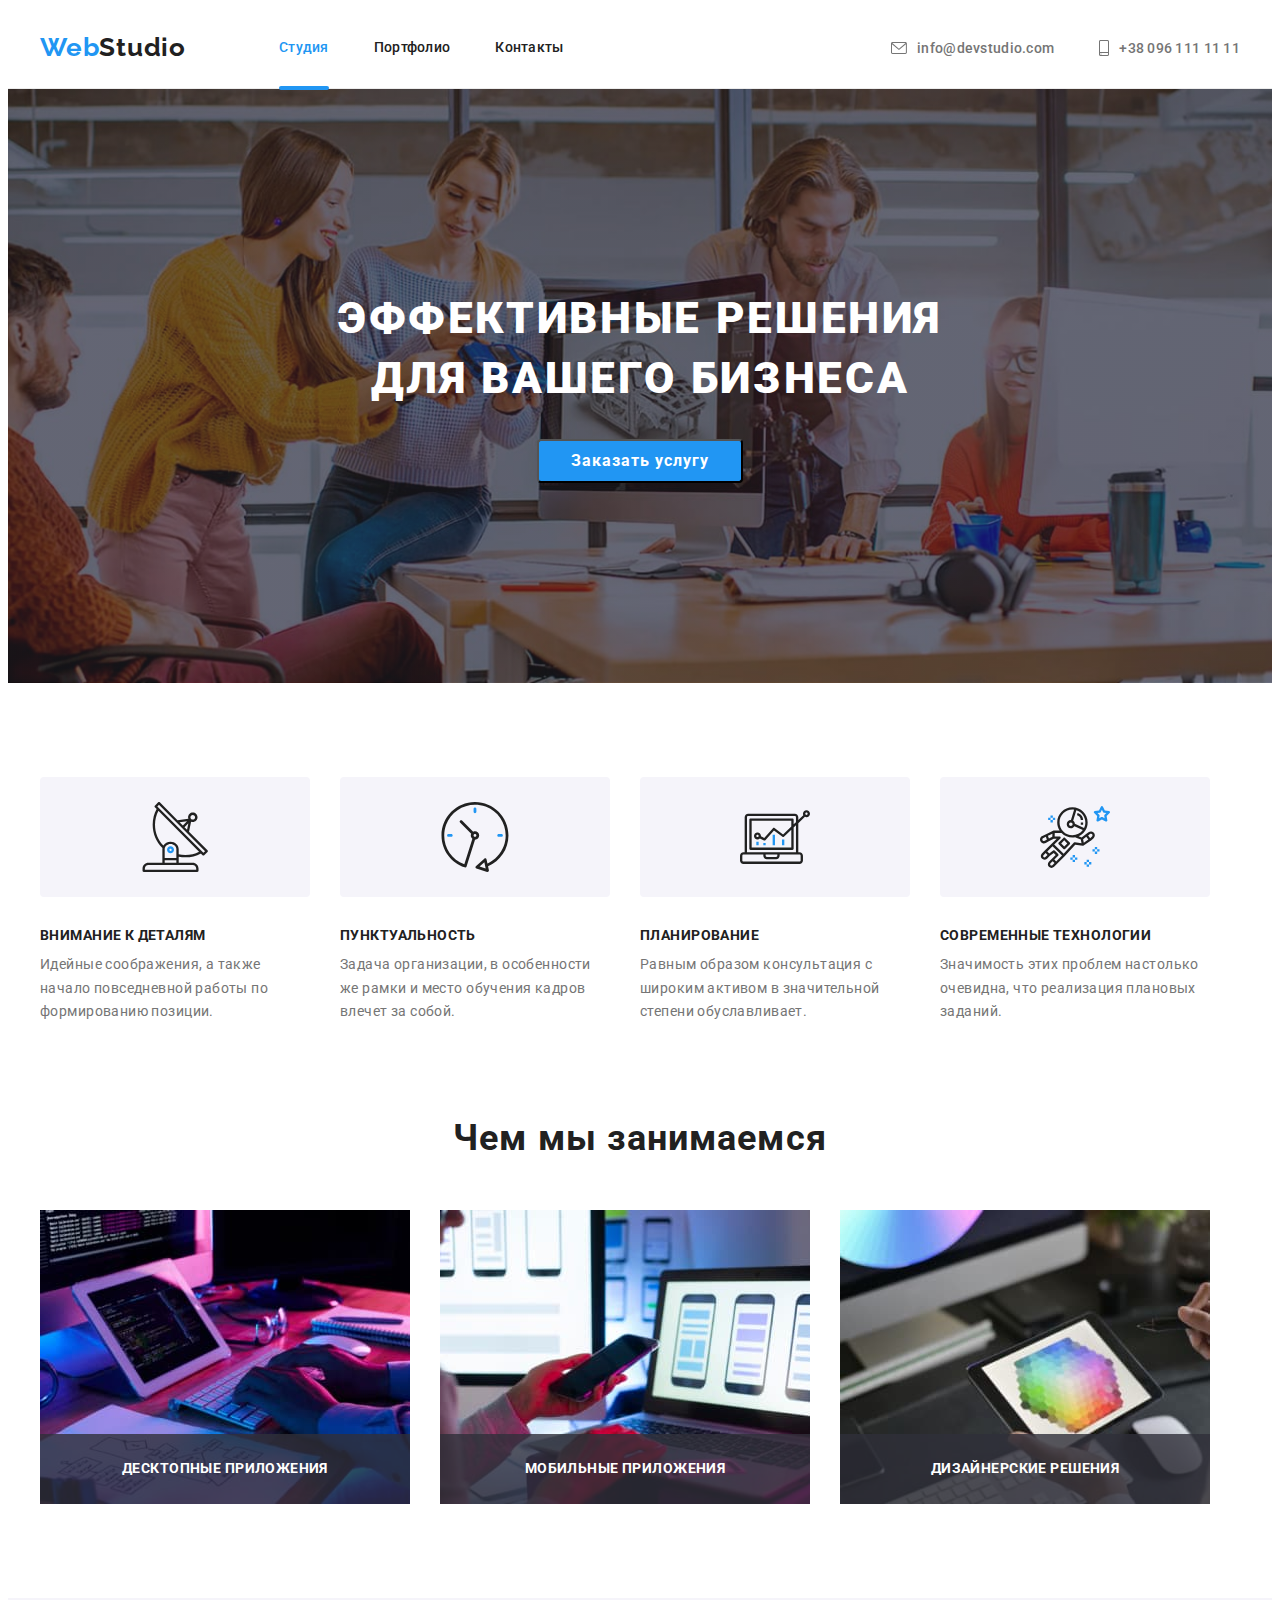
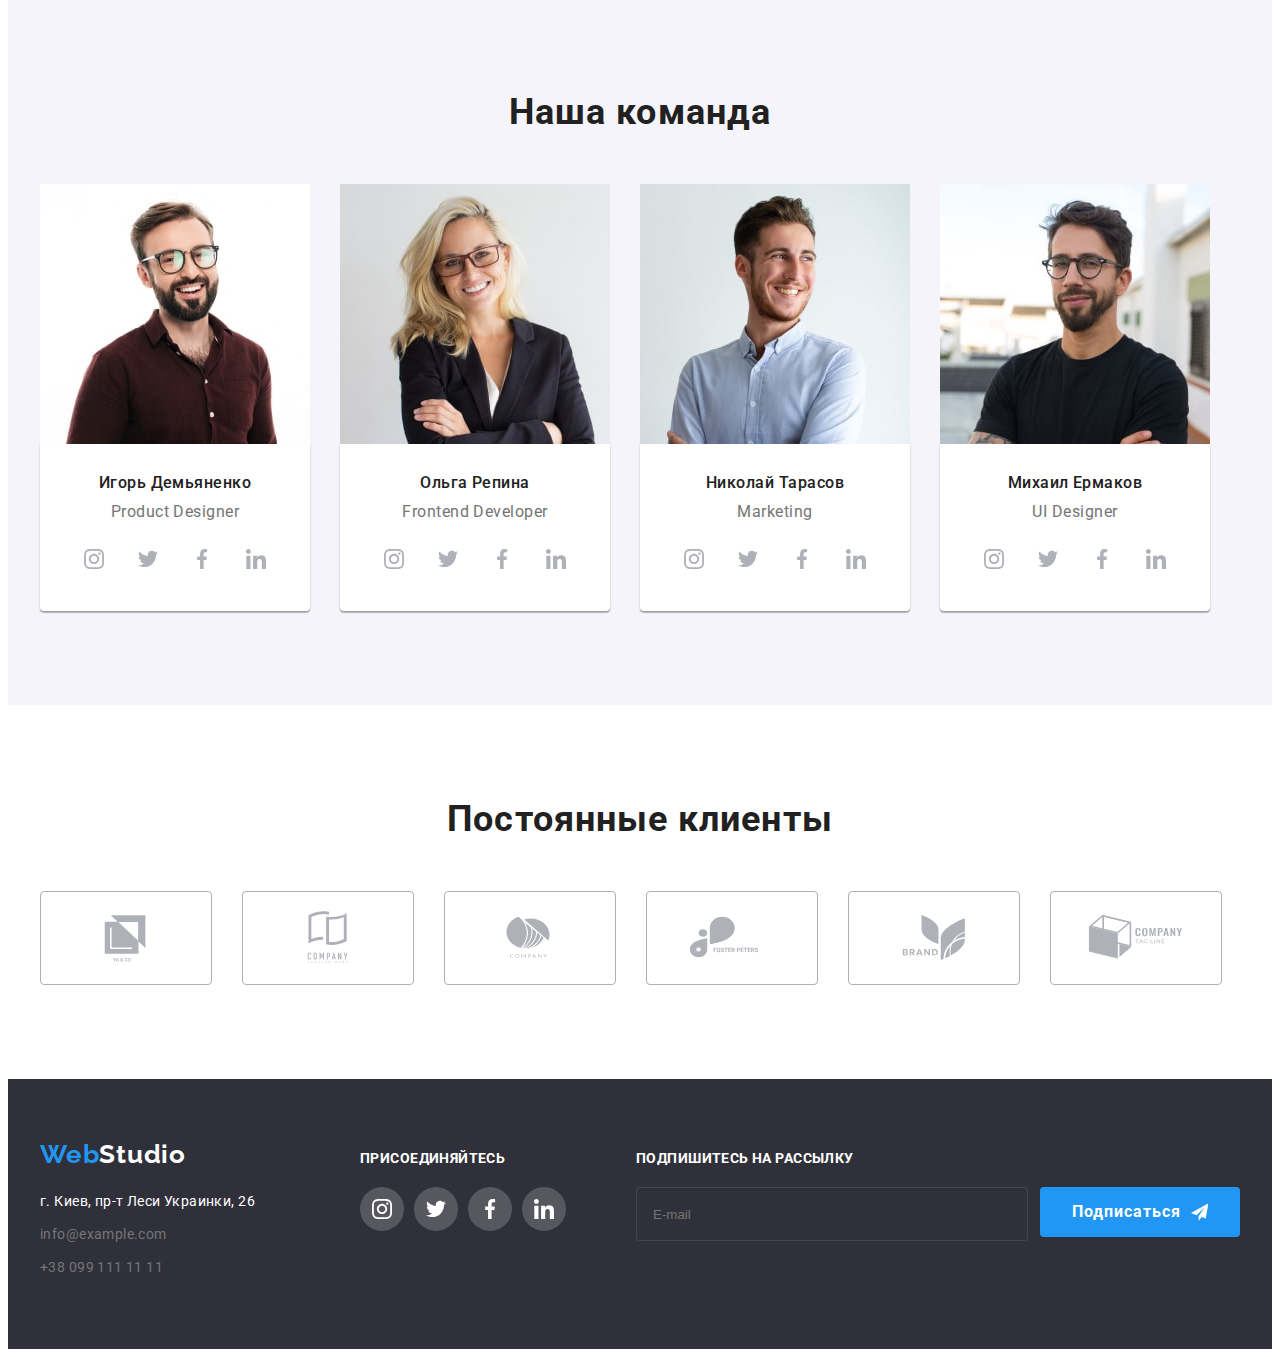
<file: index.html>
<!DOCTYPE html>
<html lang="ru">
  <head>
    <meta charset="UTF-8" />
    <meta http-equiv="X-UA-Compatible" content="IE=edge" />
    <meta name="viewport" content="width=device-width, initial-scale=1.0" />
    <title>WebStudio</title>
    <link rel="preconnect" href="https://fonts.googleapis.com" />
    <link rel="preconnect" href="https://fonts.gstatic.com" crossorigin />
    <link
      href="https://fonts.googleapis.com/css2?family=Raleway:wght@700&family=Roboto:wght@400;500;700;900&display=swap"
      rel="stylesheet"
    />
    <link
      rel="stylesheet"
      href="https://cdnjs.cloudflare.com/ajax/libs/modern-normalize/1.1.0/modern-normalize.min.css"
      integrity="sha512-wpPYUAdjBVSE4KJnH1VR1HeZfpl1ub8YT/NKx4PuQ5NmX2tKuGu6U/JRp5y+Y8XG2tV+wKQpNHVUX03MfMFn9Q=="
      crossorigin="anonymous"
      referrerpolicy="no-referrer"
    />
    <link rel="stylesheet" href="./css/styles.css" />
  </head>
  <body>
    <header class="header">
      <div class="container header-container">
        <nav class="header-navigation">
          <a href="" class="heder-logo link"
            >Web<span class="studio-nav">Studio</span></a
          >
          <ul class="heder-list">
            <li class="header-item">
              <a class="header-link-caren link" href="">Студия</a>
            </li>
            <li class="header-item">
              <a class="header-link link" href="./portfolio.html">Портфолио</a>
            </li>
            <li class="header-item">
              <a class="header-link link" href="">Контакты</a>
            </li>
          </ul>
        </nav>
        <ul class="heder-list header-connect">
          <li class="header-item">
            <a class="link header-tel" href="mailto:info@devstudio.com">
              <svg class="header-item-mail" width="16" height="12">
                <use href="./images/icons.svg#icon-envelope"></use>
              </svg>
              info@devstudio.com</a
            >
          </li>
          <li class="header-item">
            <a class="link header-tel" href="tel:+380961111111">
              <svg class="header-item-mail" width="10" height="16">
                <use href="./images/icons.svg#icon-smartphone"></use></svg>+38 096 111 11 11</a>
          </li>
        </ul>
      </div>
    </header>
    <main>
      <section class="section-services">
        <div class="container">
          <h1 class="section-title">Эффективные решения для вашего бизнеса</h1>
          <button data-modal-open class="section-btn" type="button">
            Заказать услугу
          </button>
        </div>
      </section>
      <section class="section">
        <div class="container">
          <h2 class="visually-hidden">заголовок</h2>
          <ul class="work-list">
            <li class="work-li">
              <div class="icon-box">
                <svg class="work-icon" width="70" height="70">
                  <use href="./images/icons.svg#icon-group"></use>
                </svg>
              </div>
              <h3 class="section-work-title">Внимание к деталям</h3>
              <p class="section-work-text">
                Идейные соображения, а также начало повседневной работы по
                формированию позиции.
              </p>
            </li>
            <li class="work-li">
              <div class="icon-box">
                <svg class="work-icon" width="70" height="70">
                  <use href="./images/icons.svg#icon-clock"></use>
                </svg>
              </div>
              <h3 class="section-work-title">Пунктуальность</h3>
              <p class="section-work-text">
                Задача организации, в особенности же рамки и место обучения
                кадров влечет за собой.
              </p>
            </li>
            <li class="work-li">
              <div class="icon-box">
                <svg class="work-icon" width="70" height="70">
                  <use href="./images/icons.svg#icon-diagram"></use>
                </svg>
              </div>
              <h3 class="section-work-title">Планирование</h3>
              <p class="section-work-text">
                Равным образом консультация с широким активом в значительной
                степени обуславливает.
              </p>
            </li>
            <li class="work-li">
              <div class="icon-box">
                <svg class="work-icon" width="70" height="70">
                  <use href="./images/icons.svg#icon-astronaut"></use>
                </svg>
              </div>
              <h3 class="section-work-title">Современные технологии</h3>
              <p class="section-work-text">
                Значимость этих проблем настолько очевидна, что реализация
                плановых заданий.
              </p>
            </li>
          </ul>
        </div>
      </section>
      <section class="section section-ourwork">
        <div class="container">
          <h2 class="section-ourwork-title">Чем мы занимаемся</h2>
          <ul class="about-list">
            <li class="about-item">
              <div class="about-general">
                <img
                  class="about-img"
                  src="./images/img1.jpg"
                  alt="наша работа"
                  width="370"
                  height="294"
                />
                <div class="about-actions">
                  <p class="about-text">Десктопные приложения</p>
                </div>
              </div>
            </li>
            <li class="about-item">
              <div class="about-general">
                <img
                  class="about-img"
                  src="./images/img2.jpg"
                  alt="наша работа"
                  width="370"
                  height="294"
                />
                <div class="about-actions">
                  <p class="about-text">Мобильные приложения</p>
                </div>
              </div>
            </li>
            <li class="about-item">
              <div class="about-general">
                <img
                  class="about-img"
                  src="./images/img3.jpg"
                  alt="наша работа"
                  width="370"
                  height="294"
                />
                <div class="about-actions">
                  <p class="about-text">Дизайнерские решения</p>
                </div>
              </div>
            </li>
          </ul>
        </div>
      </section>
      <section class="section section-team">
        <div class="container">
          <h2 class="section-team-title">Наша команда</h2>
          <ul class="list-team">
            <li class="team-li">
              <img
                src="./images/img1-min.jpg"
                alt="фото сотрудника"
                width="270"
                height="260"
                about-item
              />
              <div class="team-div">
                <h3 class="section-team-name">Игорь Демьяненко</h3>
                <p class="section-team-text" lang="en">Product Designer</p>
                <ul class="name-social-list">
                  <li class="name-social-item">
                    <a href="" class="name-social-link">
                      <svg class="name-social-icon" width="20" height="20">
                        <use href="./images/icons.svg#icon-instagram"></use>
                      </svg>
                    </a>
                  </li>

                  <li class="name-social-item">
                    <a href="" class="name-social-link">
                      <svg class="name-social-icon" width="20" height="20">
                        <use href="./images/icons.svg#icon-twitter"></use>
                      </svg>
                    </a>
                  </li>
                  <li class="name-social-item">
                    <a href="" class="name-social-link">
                      <svg class="name-social-icon" width="20" height="20">
                        <use href="./images/icons.svg#icon-facebook"></use>
                      </svg>
                    </a>
                  </li>
                  <li class="name-social-item">
                    <a href="" class="name-social-link">
                      <svg class="name-social-icon" width="20" height="20">
                        <use href="./images/icons.svg#icon-linkedin"></use>
                      </svg>
                    </a>
                  </li>
                </ul>
              </div>
            </li>
            <li class="team-li">
              <img
                src="./images/img2-min.jpg"
                alt="фото сотрудника"
                width="270"
                height="260"
              />
              <div class="team-div">
                <h3 class="section-team-name">Ольга Репина</h3>
                <p class="section-team-text" lang="en">Frontend Developer</p>
                <ul class="name-social-list">
                  <li class="name-social-item">
                    <a href="" class="name-social-link">
                      <svg class="name-social-icon" width="20" height="20">
                        <use href="./images/icons.svg#icon-instagram"></use>
                      </svg>
                    </a>
                  </li>

                  <li class="name-social-item">
                    <a href="" class="name-social-link">
                      <svg class="name-social-icon" width="20" height="20">
                        <use href="./images/icons.svg#icon-twitter"></use>
                      </svg>
                    </a>
                  </li>
                  <li class="name-social-item">
                    <a href="" class="name-social-link">
                      <svg class="name-social-icon" width="20" height="20">
                        <use href="./images/icons.svg#icon-facebook"></use>
                      </svg>
                    </a>
                  </li>
                  <li class="name-social-item">
                    <a href="" class="name-social-link">
                      <svg class="name-social-icon" width="20" height="20">
                        <use href="./images/icons.svg#icon-linkedin"></use>
                      </svg>
                    </a>
                  </li>
                </ul>
              </div>
            </li>
            <li class="team-li">
              <img
                src="./images/img3-min.jpg"
                alt="фото сотрудника"
                width="270"
                height="260"
              />
              <div class="team-div">
                <h3 class="section-team-name">Николай Тарасов</h3>
                <p class="section-team-text" lang="en">Marketing</p>
                <ul class="name-social-list">
                  <li class="name-social-item">
                    <a href="" class="name-social-link">
                      <svg class="name-social-icon" width="20" height="20">
                        <use href="./images/icons.svg#icon-instagram"></use>
                      </svg>
                    </a>
                  </li>

                  <li class="name-social-item">
                    <a href="" class="name-social-link">
                      <svg class="name-social-icon" width="20" height="20">
                        <use href="./images/icons.svg#icon-twitter"></use>
                      </svg>
                    </a>
                  </li>
                  <li class="name-social-item">
                    <a href="" class="name-social-link">
                      <svg class="name-social-icon" width="20" height="20">
                        <use href="./images/icons.svg#icon-facebook"></use>
                      </svg>
                    </a>
                  </li>
                  <li class="name-social-item">
                    <a href="" class="name-social-link">
                      <svg class="name-social-icon" width="20" height="20">
                        <use href="./images/icons.svg#icon-linkedin"></use>
                      </svg>
                    </a>
                  </li>
                </ul>
              </div>
            </li>
            <li class="team-li">
              <img
                src="./images/img4-min.jpg"
                alt="фото сотрудника"
                width="270"
                height="260"
              />
              <div class="team-div">
                <h3 class="section-team-name">Михаил Ермаков</h3>
                <p class="section-team-text" lang="en">UI Designer</p>
                <ul class="name-social-list">
                  <li class="name-social-item">
                    <a href="" class="name-social-link">
                      <svg class="name-social-icon" width="20" height="20">
                        <use href="./images/icons.svg#icon-instagram"></use>
                      </svg>
                    </a>
                  </li>

                  <li class="name-social-item">
                    <a href="" class="name-social-link">
                      <svg class="name-social-icon" width="20" height="20">
                        <use href="./images/icons.svg#icon-twitter"></use>
                      </svg>
                    </a>
                  </li>
                  <li class="name-social-item">
                    <a href="" class="name-social-link">
                      <svg class="name-social-icon" width="20" height="20">
                        <use href="./images/icons.svg#icon-facebook"></use>
                      </svg>
                    </a>
                  </li>
                  <li class="name-social-item">
                    <a href="" class="name-social-link">
                      <svg class="name-social-icon" width="20" height="20">
                        <use href="./images/icons.svg#icon-linkedin"></use>
                      </svg>
                    </a>
                  </li>
                </ul>
              </div>
            </li>
          </ul>
        </div>
      </section>
      <section class="section section-customer">
        <div class="container">
          <h2 class="customer-head">Постоянные клиенты</h2>
          <ul class="customer-list">
            <li class="customer-item">
              <a href="" class="customer-link">
                <svg class="customer-icon" width="106" height="60">
                  <use href="./images/icons.svg#icon-Logo"></use>
                </svg>
              </a>
            </li>
            <li class="customer-item">
              <a href="" class="customer-link">
                <svg class="customer-icon" width="106" height="60">
                  <use href="./images/icons.svg#icon-Logo1"></use>
                </svg>
              </a>
            </li>
            <li class="customer-item">
              <a href="" class="customer-link">
                <svg class="customer-icon" width="106" height="60">
                  <use href="./images/icons.svg#icon-Logo2"></use>
                </svg>
              </a>
            </li>
            <li class="customer-item">
              <a href="" class="customer-link">
                <svg class="customer-icon" width="106" height="60">
                  <use href="./images/icons.svg#icon-Logo3"></use>
                </svg>
              </a>
            </li>
            <li class="customer-item">
              <a href="" class="customer-link">
                <svg class="customer-icon" width="106" height="60">
                  <use href="./images/icons.svg#icon-Logo4"></use>
                </svg>
              </a>
            </li>
            <li class="customer-item">
              <a href="" class="customer-link">
                <svg class="customer-icon" width="106" height="60">
                  <use href="./images/icons.svg#icon-Logo5"></use>
                </svg>
              </a>
            </li>
          </ul>
        </div>
      </section>
    </main>
    <footer class="footer">
      <div class="container-footer container">
        <div class="footer-box1">
          <a href="./index.html" class="heder-logo-footer link"
            >Web<span class="studio-footer">Studio</span></a
          >
          <address style="font-style: normal">
            <ul>
              <li class="footer-li">
                <a
                  class="footer-map link"
                  href="http://goo.gl/maps/J8RDsRpYymLc4zaT9"
                  target="_blank"
                  rel="noopener noreferrer"
                  >г. Киев, пр-т Леси Украинки, 26</a
                >
              </li>
              <li class="footer-li">
                <a
                  class="footer-communication link"
                  href="mailto:info@example.com"
                  >info@example.com</a
                >
              </li>
              <li class="footer-li">
                <a class="footer-communication link" href="tel:+380991111111"
                  >+38 099 111 11 11</a
                >
              </li>
            </ul>
          </address>
        </div>
        <div class="footer-box2">
          <p class="footer-desc">присоединяйтесь</p>
          <ul class="name-social-list list">
            <li class="footer-social-item">
              <a class="footer-social-link" href="">
                <svg class="footer-social-icon" width="20" height="20">
                  <use href="./images/icons.svg#icon-instagram"></use>
                </svg>
              </a>
            </li>
            <li class="footer-social-item">
              <a class="footer-social-link" href="">
                <svg class="footer-social-icon" width="20" height="20">
                  <use href="./images/icons.svg#icon-twitter"></use>
                </svg>
              </a>
            </li>
            <li class="footer-social-item">
              <a class="footer-social-link" href="">
                <svg class="footer-social-icon" width="20" height="20">
                  <use href="./images/icons.svg#icon-facebook"></use>
                </svg>
              </a>
            </li>
            <li class="footer-social-item">
              <a class="footer-social-link" href="">
                <svg class="footer-social-icon" width="20" height="20">
                  <use href="./images/icons.svg#icon-linkedin"></use>
                </svg>
              </a>
            </li>
          </ul>
        </div>
        <div class="footer-box3">
          <label for="email" class="footer-desc">Подпишитесь на рассылку</label>
          <form action="#" class="footer-li-new" name="maiking-name">
            <input type="email" name="email" placeholder="E-mail" id="email" class="footer-input-new">
            <button type="submit" class="section-btn footer-btn-new ">Подписаться<svg class="footer-social-new" width="24" height="24">
              <use href="./images/icons.svg#icon-icon-send"></use>
            </svg></button>
          </div>
    </footer>
    <div class="backdrop is-hidden" data-modal>
      <div class="modal">
        <button class="btn-close" data-modal-close>
          <svg height="18" width="18">
            <use href="./images/icons.svg#icon-close-black"></use>
          </svg>
        </button>

        <p class="modal-title">Оставьте свои данные, мы вам перезвоним</p>
        <form action="#" class="modal-form">
          <div class="modal-icon">
            <label for="name" class="label-input"> Имя</label>
              <input
                type="name"
                name="user-name"
                id="name"
                class="modal-form-input"
                required
                minlength="2"
              />
              <svg class="modal-svg" height="18" width="18">
                <use href="./images/icons.svg#icon-person"></use>
              </svg>
          </div>
          <div class="modal-icon">
            <label for="tel" class="label-input"> Телефон</label>
              <input
                type="tel"
                name="user-tel"
                id="tel"
                class="modal-form-input"
                required
                minlengt
                h="2"
              />
              <svg class="modal-svg" height="18" width="18">
                <use href="./images/icons.svg#icon-phone"></use>
              </svg>
          </div>
          <div class="modal-icon">
            <label for="user-email" class="label-input"> Почта</label>
              <input
                type="email"
                name="user-email"
                id="user-email"
                class="modal-form-input"
                required
                minlength="2"
              />
              <svg class="modal-svg" height="18" width="18">
                <use href="./images/icons.svg#icon-email"></use>
              </svg>
          </div>
          <label for="feedback" class="label-input"> Комментарий</label>
          <textarea
            name="feedback"
            id="feedback"
            rows="5"
            placeholder="Введите текст"
            class="label-input-comment textarea-modal modal-form-input"
          ></textarea>
            <div class="input-wrap-check">
            <input 
            type="checkbox" 
            name="policy" 
            id="policy"
            class="modal-check visually-hidden"/>
            <label for="policy" class="lablel-policy"><span class="check-item"><svg class="modal-check" height="8" width="11">
              <use href="./images/icons.svg#icon-vector"></use>
            </svg></span> Соглашаюсь с рассылкой и принимаю<a href="" class="contract">Условия договора</a></label>
        </div>
          <button type="submit" class="btn-form">Отправить</button>
        </form>
      </div>
    </div>
    <script src="./js/modal.js"></script>
  </body>
</html>
</file>
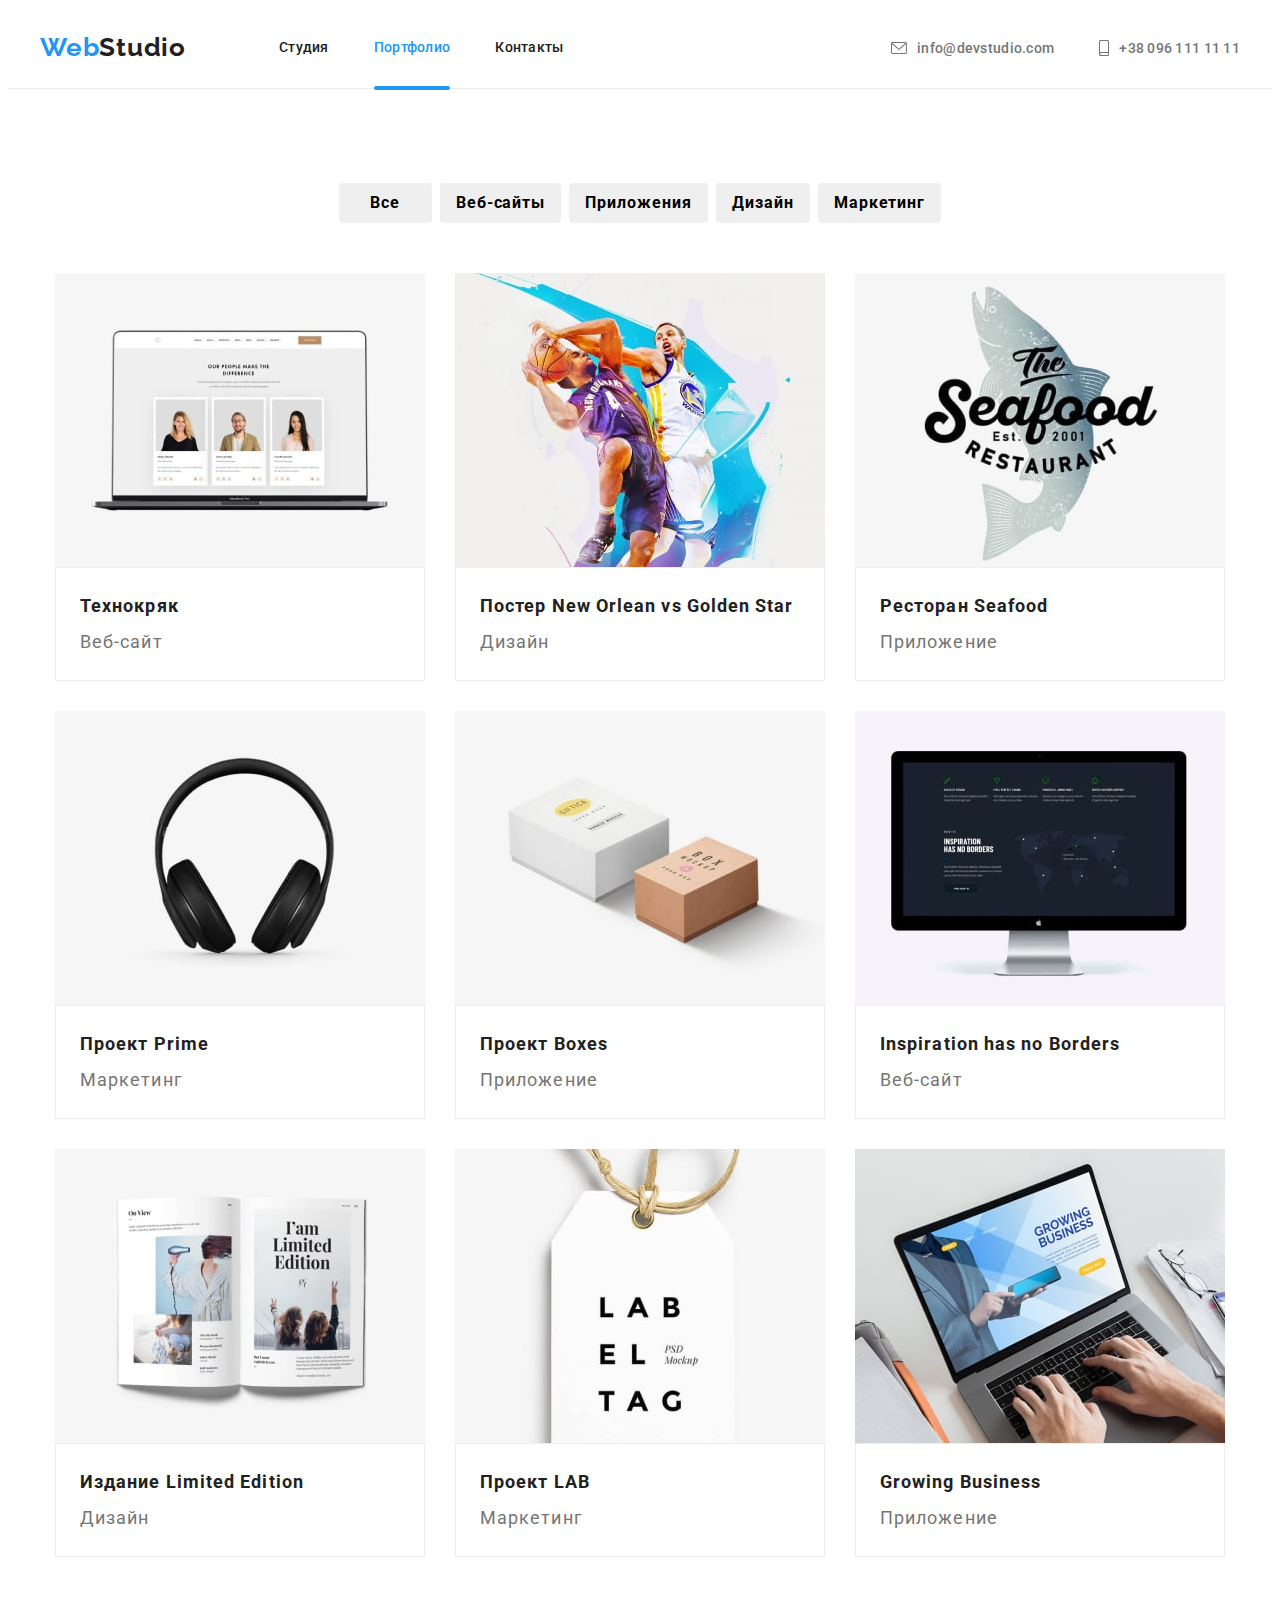
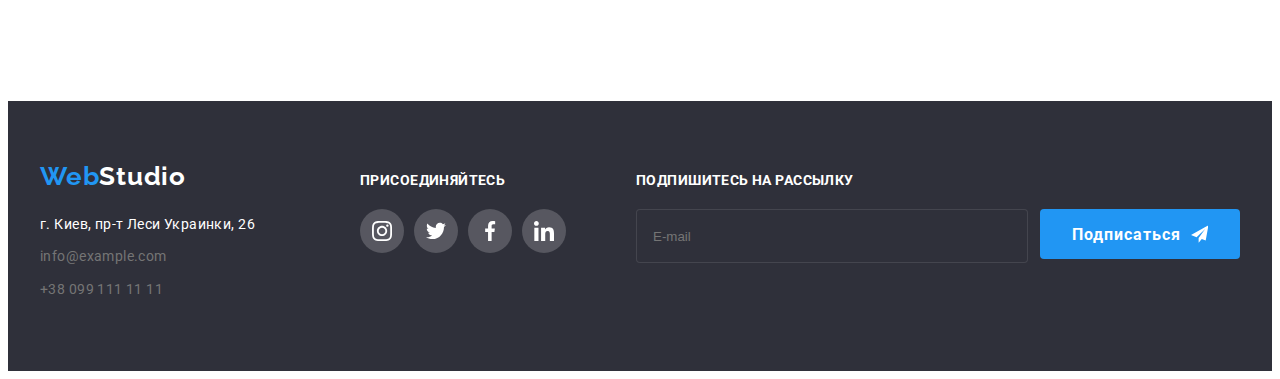
<file: portfolio.html>
<!DOCTYPE html>
<html lang="ru">
  <head>
    <meta charset="UTF-8" />
    <meta http-equiv="X-UA-Compatible" content="IE=edge" />
    <meta name="viewport" content="width=device-width, initial-scale=1.0" />
    <title>WebStudio</title>
    <link rel="preconnect" href="https://fonts.googleapis.com" />
    <link rel="preconnect" href="https://fonts.gstatic.com" crossorigin />
    <link
      href="https://fonts.googleapis.com/css2?family=Raleway:wght@700&family=Roboto:wght@400;500;700;900&display=swap"
      rel="stylesheet"
    />
    <link
      rel="stylesheet"
      href="https://cdnjs.cloudflare.com/ajax/libs/modern-normalize/1.1.0/modern-normalize.min.css"
      integrity="sha512-wpPYUAdjBVSE4KJnH1VR1HeZfpl1ub8YT/NKx4PuQ5NmX2tKuGu6U/JRp5y+Y8XG2tV+wKQpNHVUX03MfMFn9Q=="
      crossorigin="anonymous"
      referrerpolicy="no-referrer"
    />
    <link rel="stylesheet" href="./css/styles.css" />
  </head>
  <body>
    <header class="header">
      <div class="container header-container">
        <nav class="header-navigation">
          <a href="" class="heder-logo link"
            >Web<span class="studio-nav">Studio</span></a>
          <ul class="heder-list">
            <li class="header-item">
              <a class="header-link link" href="./index.html">Студия</a>
            </li>
            <li class="header-item">
              <a class="header-link-caren link" href="./portfolio.html">Портфолио</a>
            </li>
            <li class="header-item">
              <a class="header-link link" href="">Контакты</a>
            </li>
          </ul>
        </nav>
        <ul class="heder-list header-connect">
          <li class="header-item">
            <a class="link header-tel" href="mailto:info@devstudio.com">
              <svg class="header-item-mail" width="16" height="12">
                <use href="./images/icons.svg#icon-envelope"></use>
            </svg> info@devstudio.com</a>
          </li>
          <li class="header-item">
            <a class="link header-tel" href="tel:+380961111111">
              <svg class="header-item-mail" width="10" height="16">
                <use href="./images/icons.svg#icon-smartphone"></use>
              </svg>
              +38 096 111 11 11</a
            >
          </li>
        </ul>
      </div>
    </header>
    <main>
      <section class="section">
        <div class="container">
          <h1 class="visually-hidden">portfolio</h1>
          <ul class="portfolio-btn">
            <li class="filter-btn-li">
              <button class="filter-btn" type="button">Все</button>
            </li>
            <li class="filter-btn-li">
              <button class="filter-btn" type="button">Веб-сайты</button>
            </li>
            <li class="filter-btn-li">
              <button class="filter-btn" type="button">Приложения</button>
            </li>
            <li class="filter-btn-li">
              <button class="filter-btn" type="button">Дизайн</button>
            </li>
            <li class="filter-btn-li">
              <button class="filter-btn" type="button">Маркетинг</button>
            </li>
          </ul>
          <ul class="portfolio-ul">
            <li class="work-item">
              <a class="portfolio-link link" href="">
                <div class="portfolio-img-rel">
              <img
                class="works-img"
                src="./images/img11.jpg"
                alt="Технокряк"
                width="370"
                height="294"
              />
              <div class="portfolio-img-pretext">
                <p class="portfolio-img-text">Технокряк это современная площадка распространения коронавируса. Компании используют эту платформу для цифрового шпионажа и атак на защищённые сервера конкурентов.</p>
              </div>
            </div>
              <div class="portfolio-div">
                <h2 class="section-title-portfolio">Технокряк</h2>
                <p class="section-title-portfolio-name">Веб-сайт</p>
              </div>
            </a>
            </li>
            <li class="work-item">
              <a class="portfolio-link link" href="">
                <div class="portfolio-img-rel">
              <img
                class="works-img"
                src="./images/img22.jpg"
                alt="Постер New Orlean vs Golden Star"
                width="370"
                height="294"
              />
              <div class="portfolio-img-pretext">
                <p class="portfolio-img-text">Технокряк это современная площадка распространения коронавируса. Компании используют эту платформу для цифрового шпионажа и атак на защищённые сервера конкурентов.</p>
              </div>
            </div>
              <div class="portfolio-div">
                <h2 class="section-title-portfolio">
                  Постер New Orlean vs Golden Star
                </h2>
                <p class="section-title-portfolio-name">Дизайн</p>
              </div>
            </a>
            </li>

            <li class="work-item">
              <a class="portfolio-link link" href="">
                <div class="portfolio-img-rel">
              <img
                class="works-img"
                src="./images/img33.jpg"
                alt="Ресторан Seafood"
                width="370"
                height="294"
              />
              <div class="portfolio-img-pretext">
                <p class="portfolio-img-text">Технокряк это современная площадка распространения коронавируса. Компании используют эту платформу для цифрового шпионажа и атак на защищённые сервера конкурентов.</p>
              </div>
            </div>
              <div class="portfolio-div">
                <h2 class="section-title-portfolio">Ресторан Seafood</h2>
                <p class="section-title-portfolio-name">Приложение</p>
              </div>
            </a>
            </li>
            <li class="work-item">
              <a class="portfolio-link link" href="">
                <div class="portfolio-img-rel">
              <img
                class="works-img"
                src="./images/img44.jpg"
                alt="Проект Prime"
                width="370"
                height="294"
              />
              <div class="portfolio-img-pretext">
                <p class="portfolio-img-text">Технокряк это современная площадка распространения коронавируса. Компании используют эту платформу для цифрового шпионажа и атак на защищённые сервера конкурентов.</p>
              </div>
            </div>
              <div class="portfolio-div">
                <h2 class="section-title-portfolio">Проект Prime</h2>
                <p class="section-title-portfolio-name">Маркетинг</p>
              </div>
            </a>
            </li>
            <li class="work-item">
              <a class="portfolio-link link" href="">
                <div class="portfolio-img-rel">
              <img
                class="works-img"
                src="./images/img55.jpg"
                alt="Проект Boxes"
                width="370"
                height="294"
              />
              <div class="portfolio-img-pretext">
                <p class="portfolio-img-text">Технокряк это современная площадка распространения коронавируса. Компании используют эту платформу для цифрового шпионажа и атак на защищённые сервера конкурентов.</p>
              </div>
            </div>
              <div class="portfolio-div">
                <h2 class="section-title-portfolio">Проект Boxes</h2>
                <p class="section-title-portfolio-name">Приложение</p>
              </div>
            </a>
            </li>
            <li class="work-item">
              <a class="portfolio-link link" href="">
                <div class="portfolio-img-rel">
              <img
                class="works-img"
                src="./images/img66.jpg"
                alt="Inspiration has no Borders"
                width="370"
                height="294"
              />
              <div class="portfolio-img-pretext">
                <p class="portfolio-img-text">Технокряк это современная площадка распространения коронавируса. Компании используют эту платформу для цифрового шпионажа и атак на защищённые сервера конкурентов.</p>
              </div>
            </div>
              <div class="portfolio-div">
                <h2 class="section-title-portfolio" lang="en">
                  Inspiration has no Borders
                </h2>
                <p class="section-title-portfolio-name">Веб-сайт</p>
              </div>
            </a>
            </li>
            <li class="work-item">
              <a class="portfolio-link link" href="">
                <div class="portfolio-img-rel">
              <img
                class="works-img"
                src="./images/img77.jpg"
                alt="Издание Limited Edition"
                width="370"
                height="294"
              />
              <div class="portfolio-img-pretext">
                <p class="portfolio-img-text">Технокряк это современная площадка распространения коронавируса. Компании используют эту платформу для цифрового шпионажа и атак на защищённые сервера конкурентов.</p>
              </div>
            </div>
              <div class="portfolio-div">
                <h2 class="section-title-portfolio">Издание Limited Edition</h2>
                <p class="section-title-portfolio-name">Дизайн</p>
              </div>
            </a>
            </li>
            <li class="work-item">
              <a class="portfolio-link link" href="">
                <div class="portfolio-img-rel">
              <img
                class="works-img"
                src="./images/img88.jpg"
                alt="Проект LAB"
                width="370"
                height="294"
              />
              <div class="portfolio-img-pretext">
                <p class="portfolio-img-text">Технокряк это современная площадка распространения коронавируса. Компании используют эту платформу для цифрового шпионажа и атак на защищённые сервера конкурентов.</p>
              </div>
            </div>
              <div class="portfolio-div">
                <h2 class="section-title-portfolio">Проект LAB</h2>
                <p class="section-title-portfolio-name">Маркетинг</p>
              </div>
            </a>
            </li>
            <li class="work-item">
              <a class="portfolio-link link" href="">
                <div class="portfolio-img-rel">
              <img
                class=""
                works-img
                src="./images/img99.jpg"
                alt="Growing Business"
                width="370"
                height="294"
              />
              <div class="portfolio-img-pretext">
                <p class="portfolio-img-text">Технокряк это современная площадка распространения коронавируса. Компании используют эту платформу для цифрового шпионажа и атак на защищённые сервера конкурентов.</p>
              </div>
            </div>
              <div class="portfolio-div">
                <h2 class="section-title-portfolio">Growing Business</h2>
                <p class="section-title-portfolio-name">Приложение</p>
              </div>
            </a>
            </li>
          </ul>
        </div>
      </section>
    </main>
    <footer class="footer">
      <div class="container-footer container">
      <div class="footer-box1">
      <a href="./index.html" class="heder-logo-footer link"
        >Web<span class="studio-footer">Studio</span></a
      >
      <address style="font-style: normal;">
        <ul>
          <li class="footer-li">
            <a
              class="footer-map link"
              href="http://goo.gl/maps/J8RDsRpYymLc4zaT9"
              target="_blank"
              rel="noopener noreferrer"
              >г. Киев, пр-т Леси Украинки, 26</a
            >
          </li>
          <li class="footer-li">
            <a
              class="footer-communication link"
              href="mailto:info@example.com"
              >info@example.com</a
            >
          </li>
          <li class="footer-li">
            <a class="footer-communication link" href="tel:+380991111111"
              >+38 099 111 11 11</a
            >
          </li>
        </ul>
      </address>
    </div>
    <div class="footer-box2">
      <p class="footer-desc">
        присоединяйтесь</p>
      <ul class="name-social-list list">
          <li class="footer-social-item">
              <a class="footer-social-link" href="">
                  <svg class="footer-social-icon" width="20" height="20">
                      <use href="./images/icons.svg#icon-instagram"></use>
                  </svg>
              </a>
          </li>
          <li class="footer-social-item">
              <a class="footer-social-link" href="">
                  <svg class="footer-social-icon" width="20" height="20">
                      <use href="./images/icons.svg#icon-twitter"></use>
                  </svg>
              </a>
          </li>
          <li class="footer-social-item">
              <a class="footer-social-link" href="">
                  <svg class="footer-social-icon" width="20" height="20">
                      <use href="./images/icons.svg#icon-facebook"></use>
                  </svg>
              </a>
          </li>
          <li class="footer-social-item">
              <a class="footer-social-link" href="">
                  <svg class="footer-social-icon" width="20" height="20">
                      <use href="./images/icons.svg#icon-linkedin"></use>
                  </svg>
              </a>
          </li>
      </ul>
  </div>
  <div class="footer-box3">
    <label for="email" class="footer-desc">Подпишитесь на рассылку</label>
    <form action="#" class="footer-li-new" name="maiking-name">
      <input type="email" name="email" placeholder="E-mail" id="email" class="footer-input-new">
      <button type="submit" class="section-btn footer-btn-new ">Подписаться<svg class="footer-social-new" width="24" height="24">
        <use href="./images/icons.svg#icon-icon-send"></use>
      </svg></button>
    </div>
    </footer>
  </body>
</html>
</file>
<file: css/styles.css>
:root {
    --main-title-color: #FFFFFF;
    --second-title-color: #212121;
    --main-text-color: #757575;
    --second-text-color: color: rgba(255, 255, 255, 0.6);
    --colored-text: #2196F3;
    --hover-text: #2196F3;
    --main-btn-color: #FFFFFF;
    --second-btn-color: #757575;
    --btn-text-color: #212121;
    --section-servicec-fon: #2F303A;
    --section-work-fon: #E5E5E5;
    --section-our-fon: #E5E5E5;
    --section-team-fon: #F5F4FA;
    --footer-fon: #2F303A;
    --button-text-color: #F5F4FA;
    --time: 250ms;
    --cubic: cubic-bezier(0.4, 0, 0.2, 1);
}

p, h1, h2, h3, h4, h5, h6 {
    margin: 0;
}

ul {
    margin: 0;
    padding: 0;
    padding-left: 0em;
    list-style: none;
}


img {
    display: block;
}

.container {
    width: 1200px;
    padding-left: 15px;
    padding-right: 15px;
    margin: 0 auto;
}

.header-container {
    display: flex;
    align-items: center;
}

.header-connect {
    margin-left: auto;
}

.heder-list {
    display: flex;
}

.buton {
    cursor: pointer;
}

body {
    font-family: 'roboto';
    color: var(--main-text-color)
}

.head {
    font-family: 'roboto';
}

.link {
    text-decoration: none;
}


.section {
    padding-top: 94px;
    padding-bottom: 94px;
  }

  .projects-list:htn-chil(4n) {
    pading-right: 0;
  }

/*---------------Logotipe---------------*/

.studio-nav {
    color: var(--second-title-color);
}

.studio-footer {
    color: var(--main-title-color);
}

.backdrop {
    position: fixed;
    top: 0;
    left: 0;
    height: 100%;
    width: 100%;
    background-color: rgba(0, 0, 0, 0.2);
    transition: var(--time) var(--cubic);
}

/*---------------Modal---------------*/

.label-input {
    font-weight: 400;
    font-size: 12px;
    line-height: 1.1;
    letter-spacing:0.1pt;
    color: #757575;
}

.label-input-comment {
    font-weight: 400;
    font-size: 12px;
    line-height: 1.1;
    letter-spacing:0.1pt;
}

.modal {
    width: 528px;
    height: 581px;
    background-color: #fff;
    position: absolute;
    padding: 40px;
    top: 50%;
    left: 50%;
    transform: translate(-50%, -50%);
}

.backdrop.is-hidden {
    opacity: 0;
    pointer-events: none;
}

.btn-close {
    position: fixed;
    right: 8px;
    top: 8px;
    display: flex;
    justify-content: center;
    align-items: center;
    width: 30px;
    height: 30px;
    border: 1px solid rgba(0, 0, 0, 0.1);
    border-radius: 50%;
    fill: #000000;
    background-color: #fff;
    transition: fill var(--time) var(--cubic);
    cursor: pointer;
  }

  .btn-close:hover, .btn-close:focus{
    fill: var(--hover-text);
  }
  
  .close {
    position: relative;
  }

  .modal-title {
    font-weight: 700;
    font-size: 20px;
    line-height: 1.16;
    text-align: center;
    color: var(--btn-text-color);
    margin-bottom: 12px;
  }

  
  
  .modal-svg {
    fill: rgb(0, 0, 0);
}


  .modal-form-input {
      width: 100%;
      height: 40px;
      border: 1px solid rgb(33, 33, 33,20 );
      border-radius: 4px;
      padding-left: 41px;
      padding-right: 16px;
      color: #757575;
      cursor: pointer;
      transition: border-color var(--time) var(--cubic);
  }

  .modal-form-input:focus {
    border-color: var(--hover-text);
    outline: none;
    box-shadow: none;
  }

  .modal-form-input:focus + .modal-svg {
    fill: var(--hover-text);
  }

  .textarea-modal {
      resize: none;
      width: 100%;
      height: 120px;
      border: 1px solid #212121;
      border-radius: 4px;
      margin-bottom: 20px;
      padding-left: 16px;
      padding-top: 10px;
      padding-right: 16px;
      color: rgba(117, 117, 117, 50%);
      cursor: pointer;
  }

  .btn-form {
  width: 200px;
  border: none;  
  border-radius: 4px;
  height: 50px;
  font-weight: 500;
  color: var(--button-text-color);
  background-color: var(--hover-text);
  box-shadow: 0 4px rgba(0, 0, 0, 0.25);
  cursor: pointer;
  position: relative;
  left: 50%;
  transform: translate(-50%, 0);
}

.modal-svg {
    position: absolute;
    top: 50%;
    left: 12px;
    transition: fill var(--time) var(--cubic);
}


.modal-icon {
    position: relative;
    margin-bottom: 12px;
}

.input-wrap-check {
    margin-bottom: 30px;
}

.contract {
    margin-left: 5px;
    font-weight: 400;
    font-size: 14px;
    line-height: 1.3;
    letter-spacing:0.3pt;
    color: var(--hover-text);
}

.lablel-policy {
    font-weight: 400;
    font-size: 14px;
    line-height: 1.3;
    letter-spacing:0.3pt;
    display: flex;
}

.check-item {
    width: 16px;
    height: 15px;
    border: 2px solid #000000;
    border-radius: 2px;
    display: block;
    margin-right: 10px;
    display: flex;
    align-items: center;
    justify-content: center;
    transition: background-color var(--time) var(--cubic), border var(--time) var(--cubic);

}

.modal-check:checked + .lablel-policy .check-item {
    background-color: var(--hover-text);
    border: none;
}

/*---------------HEADER---------------*/

.header-link-caren::after {
    content: '';
    display: block;
    position: relative;
    width: 100%;
    height: 4px;
    bottom: -30px;
    border-radius: 2px;
    color: var(--colored-text);
    background-color: var(--hover-text);
}

.header-link-caren {
    font-weight: 500;
    font-size: 14px;
    line-height: 1.15;
    letter-spacing: 0.02em;
    color: var(--hover-text);
}

.header-item-mail {
    fill: currentColor;;
    margin-right: 10px;
    transition: fill var(--time) var(--cubic);
}

.header-item-mail:hover {
    fill: currentColor;
}

.header-navigation {
    display: flex;
    align-items: center;
}

.header {
    border-bottom: 1px solid #ECECEC;
}

.heder-logo {
    font-family: Raleway;
    font-weight: 700;
    font-size: 26px;
    line-height: 1.20;
    letter-spacing: 0.03em;
    color: var(--colored-text);
    margin-right: 93px;
    padding-top: 24px;
    padding-bottom: 24px;
}

.header-item:not(:last-child) {
    margin-right: 45px;
}

.header-link {
    font-weight: 500;
    font-size: 14px;
    line-height: 1.15;
    letter-spacing: 0.02em;
    color: var(--second-title-color);
    transition: color var(--time) var(--cubic);
}

.header-link:hover,
.header-link:focus,
.header-link:active {
    color: var(--hover-text);
}
.header-tel {
    font-weight: 500;
    font-size: 14px;
    line-height: 1.15;
    letter-spacing: 0.02em;
    color: var(--main-text-color);
    display: flex;
    align-items: center;
    padding: 32px 0;
    transition: color var(--time) var(--cubic);
}

.header-tel:hover,
.header-tel:focus {
    color: var(--hover-text);
    transition: color 250ms cubic-bezier(0.4, 0, 0.2, 1);
}


/*---------------section-services---------------*/

.visually-hidden {
    position: absolute;
    clip: rect(0 0 0 0);
    width: 1px;
    height: 1px;
    margin: -1px;
  }

.section-services {
    text-align: center;
    background: var(--section-servicec-fon);
    background-image: 
    linear-gradient(rgba(47, 48, 58, 0.4),
     rgba(47, 48, 58, 0.4)), url(../images/fon-servises.jpg);
     background-repeat: no-repeat;
     background-position: center;
     background-size: cover;
    max-width: 1600px;
    margin-left: auto;
    margin-right: auto;
    padding: 200px 0;
}


.section-title {
    width: 696px;
    margin-top: 0;
    margin-bottom: 30px;
    margin-left: auto;
    margin-right: auto;
    font-weight: 900;
    font-size: 44px;
    line-height: 1.36;
    text-align: center;
    letter-spacing: 0.06em;
    text-transform: uppercase;
    color: #FFFFFF;

}
.section-btn {
    border-radius: 4px;
    padding: 5px 32px;
    display: inline-block;
    font-family: inherit;
    font-weight: 700;
    font-size: 16px;
    line-height: 1.87;
    align-items: center;
    text-align: center;
    letter-spacing: 0.06em;
    color: var(--main-btn-color);
    background: var(--hover-text);
    transition: background-color var(--time) var(--cubic);
}


.section-btn {
    cursor: pointer;
}

    

/*---------------section-work ---------------*/

.about-general {
    position: relative;
}

.about-actions {
    position: absolute;
    width: 100%;
    height: 70px;
    bottom: 0;
    background-color: rgba(47, 48, 58, 0.8);
    display: flex;
    align-items: center;
    justify-content: center;
}

.about-text {
    font-weight: 700;
    font-size: 14px;
    line-height: 1.14;
    letter-spacing: 0.03em;
    text-transform: uppercase;
    color: var(--main-title-color);
}

.icon-box {
        width: 270px;
        height: 120px;
        background-color: #f5f4fa;
        border-radius: 4px;
        display: flex;
        align-items: center;
        justify-content: center;
        margin-bottom: 30px;
}
.work-list {
    display: flex;
}

.work-li {
    width: 270px;
}
.work-li:not(:first-child) {
    margin-left: 30px;
}

.section-work-title {
    font-weight: 700;
    font-size: 14px;
    line-height: 1.15;
    letter-spacing: 0.03em;
    text-transform: uppercase;
    color: var(--second-title-color);
    margin-bottom: 10px;
}
.section-work-text {
    font-size: 14px;
    line-height: 1.7;
    letter-spacing: 0.03em;
    color: var(--main-text-color);
}

/*---------------section-our-work ---------------*/

.section-ourwork {
    padding-top: 0px;
}

.section-ourwork-title {
    margin-bottom: 50px;
}
.about-list {
    display: flex;
}

.about-item:not(:first-child) {
    margin-left: 30px;
}

img {
    display: block;
    max-width: 100%;
    height: auto;
}

.section-ourwork-title {
    font-weight: 700;
    font-size: 36px;
    line-height: 1.16;
    text-align: center;
    letter-spacing: 0.03em;
    color: var(--second-title-color);
}

/*---------------section-team ---------------*/

.section-team-title {
    margin-bottom: 50px;
}

.list-team {
    display: flex;
}
.section-team {
    background: var(--section-team-fon);
}

.team-li:not(:first-child) {
    margin-left: 30px;
}

.team-div {
    padding-top: 30px;
    padding-bottom: 30px;
    background: #FFFFFF;
    box-shadow: 0px 1px 3px rgba(0, 0, 0, 0.12), 0px 1px 1px rgba(0, 0, 0, 0.14), 0px 2px 1px rgba(0, 0, 0, 0.2);
    border-radius: 0px 0px 4px 4px;
}
.section-team-title {
    font-weight: 700;
    font-size: 36px;
    line-height: 1.16;
    text-align: center;
    letter-spacing: 0.03em;
    color: var(--second-title-color)
}
.section-team-name {
    font-weight: 500;
    font-size: 16px;
    line-height: 1.18;
    text-align: center;
    letter-spacing: 0.03em;
    color: var(--second-title-color);
    margin-bottom: 10px;
}
.section-team-text {
    font-size: 16px;
    line-height: 1.18;
    text-align: center;
    letter-spacing: 0.03em;
    color: var(--main-text-color);
    margin-bottom: 16px;
}

.footer-box2 {
    margin-left: 70px;
  }


.name-social-item {
    width: 44px;
    height: 44px;
}

.name-social-item + .name-social-item {
    margin-left: 10px;
}

.name-social-link {
    width: 100%;
    height: 100%;
    background-color: #ffffff;
    border-radius: 50%;
    display: flex;
    align-items: center;
    justify-content: center;
    color: #afb1b8;
    transition: color var(--time) var(--cubic), background-color var(--time) var(--cubic);
}

.name-social-icon {
    fill: currentColor;
  }


.name-social-link:hover,
.name-social-link:focus {
    background-color: var(--hover-text);
    color: var(--main-btn-color);
}


.name-social-list {
    display: flex;
    justify-content: center;
}
/*--------------section-customer------------*/

.customer-head {
    font-size: 36px;
    line-height: 1.16;
    text-align: center;
    letter-spacing: 0.03em;
    color: var(--btn-text-color);
    margin-bottom: 50px;
}

.customer-list {
    display: flex;
}

.customer-link {
    width: 170px;
    height: 92px;
    border-radius: 4px;
    border: 1px solid #afb1b8;
    display: flex;
    align-items: center;
    justify-content: center;
    color: #afb1b8;
    transition: color var(--time) var(--cubic);
}

.customer-icon {
    fill: currentColor;
}

.customer-link:hover,
.customer-link:focus {
    color: var(--hover-text);
    border: 1px solid var(--hover-text);
}

.customer-item:not(:last-child) {
    margin-right: 30px;
}


/*---------------footer ---------------*/

.container-footer {
    display: flex;
    align-items: baseline;
}

.footer-social-icon {
    fill: var(--main-btn-color);
}

.footer-social-item {
    width: 100%;
    height: 100%;
    background: rgba(255, 255, 255, 0.1);
    border-radius: 50%;
    display: flex;
    align-items: center;
    justify-content: center;
}

.footer-desc {
    font-weight: 700;
    font-size: 14px;
    line-height: 1.14;
    letter-spacing: 0.03em;
    text-transform: uppercase;
    color: #ffffff;
    margin-bottom: 20px;
  }

.footer-social-item + .footer-social-item {
    margin-left: 10px;
}

.heder-logo-footer {
    font-family: Raleway;
    font-weight: 700;
    font-size: 26px;
    line-height: 1.20;
    letter-spacing: 0.03em;
    color: var(--colored-text);
    margin-bottom: 20px;
    display: block;
}

.footer-social-link {
    width: 100%;
    height: 100%;
    background-color: rgba(255, 255, 255, 0.1);
    border-radius: 50%;
    display: flex;
    align-items: center;
    justify-content: center;
    fill: #ffffff;
    transition: background-color var(--time) var(--cubic);
  }

.footer-social-list {
    display: flex;
    justify-content: center;
}

.footer-social-link:hover,
.footer-social-link:focus {
    background-color: var(--hover-text);
    color: var(--main-btn-color);
}

.footer {
    padding: 60px 0px;
    background: var(--footer-fon);
}

.footer-li {
    margin-bottom: 9px;
    display: block;
}

.footer-map {
    font-size: 14px;
    line-height: 1.7;
    letter-spacing: 0.03em;
    color: var(--main-title-color);
    transition: color var(--time) var(--cubic);
}
.footer-communication {
    font-size: 14px;
    line-height: 1.7;
    letter-spacing: 0.03em;
    color: var(--second-text-color);
    margin-top: 10px;
    transition: color var(--time) var(--cubic);
}
.footer-map:hover,
.footer-map:focus {
    color: var(--hover-text);
}

.footer-communication:hover,
.footer-communication:focus {
    color: var(--hover-text);
    margin-top: 10px;
}

.footer-box3 {
    margin-left: 70px;
}

.footer--new {
    width: 100%;
    height: 100%;
    background-color: rgba(255, 255, 255, 0.1);
    border-radius: 50%;
    display: flex;
    align-items: center;
    justify-content: center;
    fill: #ffffff;
    transition: background-color var(--time) var(--cubic);
}

.footer-btn-new {
    margin-top: 20px;
    width: 200px;
    height: 50px;
    border: transparent;
    display: flex;
    margin-left: 12px;
    align-items: center;
    justify-content: center;
    fill: #ffffff;
    transition: background-color var(--time) var(--cubic);
}

.foot-btn {
    margin-bottom: 20px;
}


.footer-li-new {
    display: flex;
}

.footer-social-new {
    margin-left: 10px;
}

.footer-input-new {
    margin-top: 20px;
    width: 358px;
    height: 50px;
    border: 1px solid rgba(255, 255, 255, 0.1);
    border-radius: 4px;
    padding-left: 16px;
    padding-right: 16px;
    background-color: var(--footer-fon);
    color: #757575;
    cursor: pointer;
    transition: border-color var(--time) var(--cubic);
}

.footer-box1 {
    flex-grow: 1;
}

.footer-input-new:focus {
    outline: none;
    box-shadow: none;
}



/*---------------section-portfolio---------------*/


.portfolio-btn {
    display: flex;
    justify-content: center;
    margin-bottom: 50px;
}

.portfolio-btn .filter-btn-li:not(:last-child) {
    margin-right: 8px;
}


.filter-btn {
    border-color: #f5f4fa;
    font-family: inherit;
    font-weight: 700;
    font-size: 16px;
    line-height: 1.9;
    letter-spacing: 0.06em;
    border-radius: 4px;
    padding: 5px 16px;
    min-width: 93px;
    border-style: none;
    transition: background-color var(--time) var(--cubic), color var(--time) var(--cubic), box-shadow var(--time) var(--cubic);
}



.filter-btn:hover,
.filter-btn:focus {
    color: var(--main-btn-color);
    background: var(--hover-text)
}

.filter-btn:hover,
.filter-btn:focus {
    box-shadow: 0px 2px rgba(0, 0, 0, 0.12), 0px 1px rgba(0, 0, 0, 0.08), 0px 3px rgba(0, 0, 0, 0.1);

}

.filter-:not(:last-child) {
    margin-right: 8px;
}

.filter-btn {
    cursor: pointer;
}

/*---------------section-portfolio---------------*/

.portfolio-img-rel {
    position: relative;
    overflow: hidden;
}

.portfolio-img-pretext {
    position: absolute;
    top: 0;
    left: 0;
    width: 100%;
    height: 100%;
    background: rgba(33, 150, 243, 0.9);
    transform: translateY(100%);
    transition: 250ms cubic-bezier(0.4, 0, 0.2, 1);
}

.portfolio-img-text {
    position: absolute;
    top: 0;
    left: 0;
    padding: 63px 24px;
    font-size: 18px;
    line-height: 1.56;
    letter-spacing: 0.03em;
    color: var(--main-title-color);
}

.portfolio-link:hover .portfolio-img-pretext,
.portfolio-link:focus .portfolio-img-pretext {
  opacity: 1;
  transform: translateY(0);
}


.portfolio-link {
    display: block;
  }


  .portfolio-link:hover {
    background: var(--second-color);
    box-shadow: 0px 1px 1px rgba(0, 0, 0, 0.12),
    0px 4px 4px rgba(0, 0, 0, 0.06), 1px 4px 6px rgba(0, 0, 0, 0.16);
  }
  
  
.footer-social-item {
    width: 44px;
    height: 44px;
}

.section-title-portfolio {
    font-weight: bold;
    font-size: 18px;
    line-height: 36px;
    letter-spacing: 0.06em;
    color: #212121;
}

.work-list-p {
    display: flex;
    flex-wrap: wrap;
}

.work-item {
    margin-right: 30px;
    box-sizing: border-box;
    margin-bottom: 30px;

}

.work-item:nth-child(3n) {
    margin-right: 0;
}

.work-item:nth-last-child(-n + 3){
    margin-bottom: 0;
}


.portfolio-div {
    padding: 20px 24px;
    border: 1px solid #EEEEEE;
}

.section-title-portfolio-name {
    font-weight: normal;
    font-size: 18px;
    line-height: 36px;
    letter-spacing: 0.06em;
    color: #757575;
}

.portfolio-ul {
    display: flex;
    flex-wrap: wrap;
    justify-content: center;
    margin-top: 0;
    margin-bottom: 50px;
}
</file>
